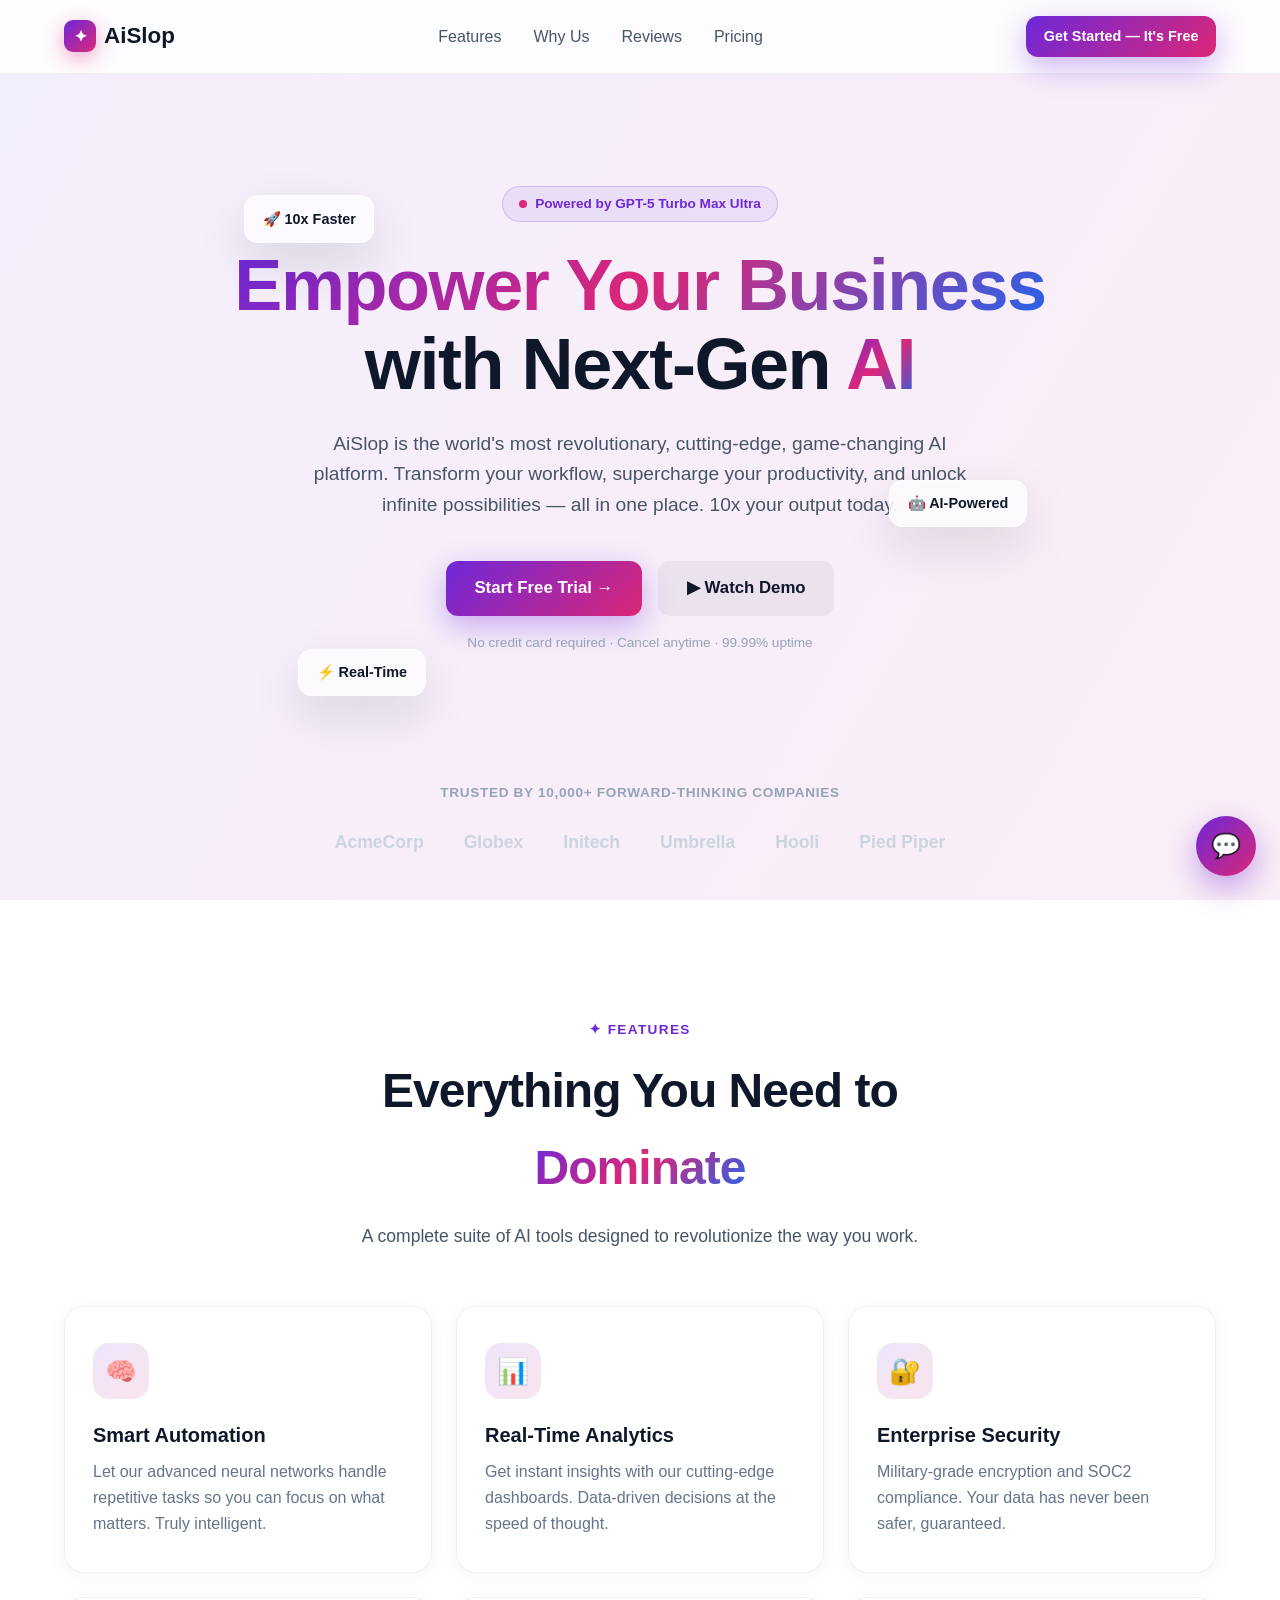
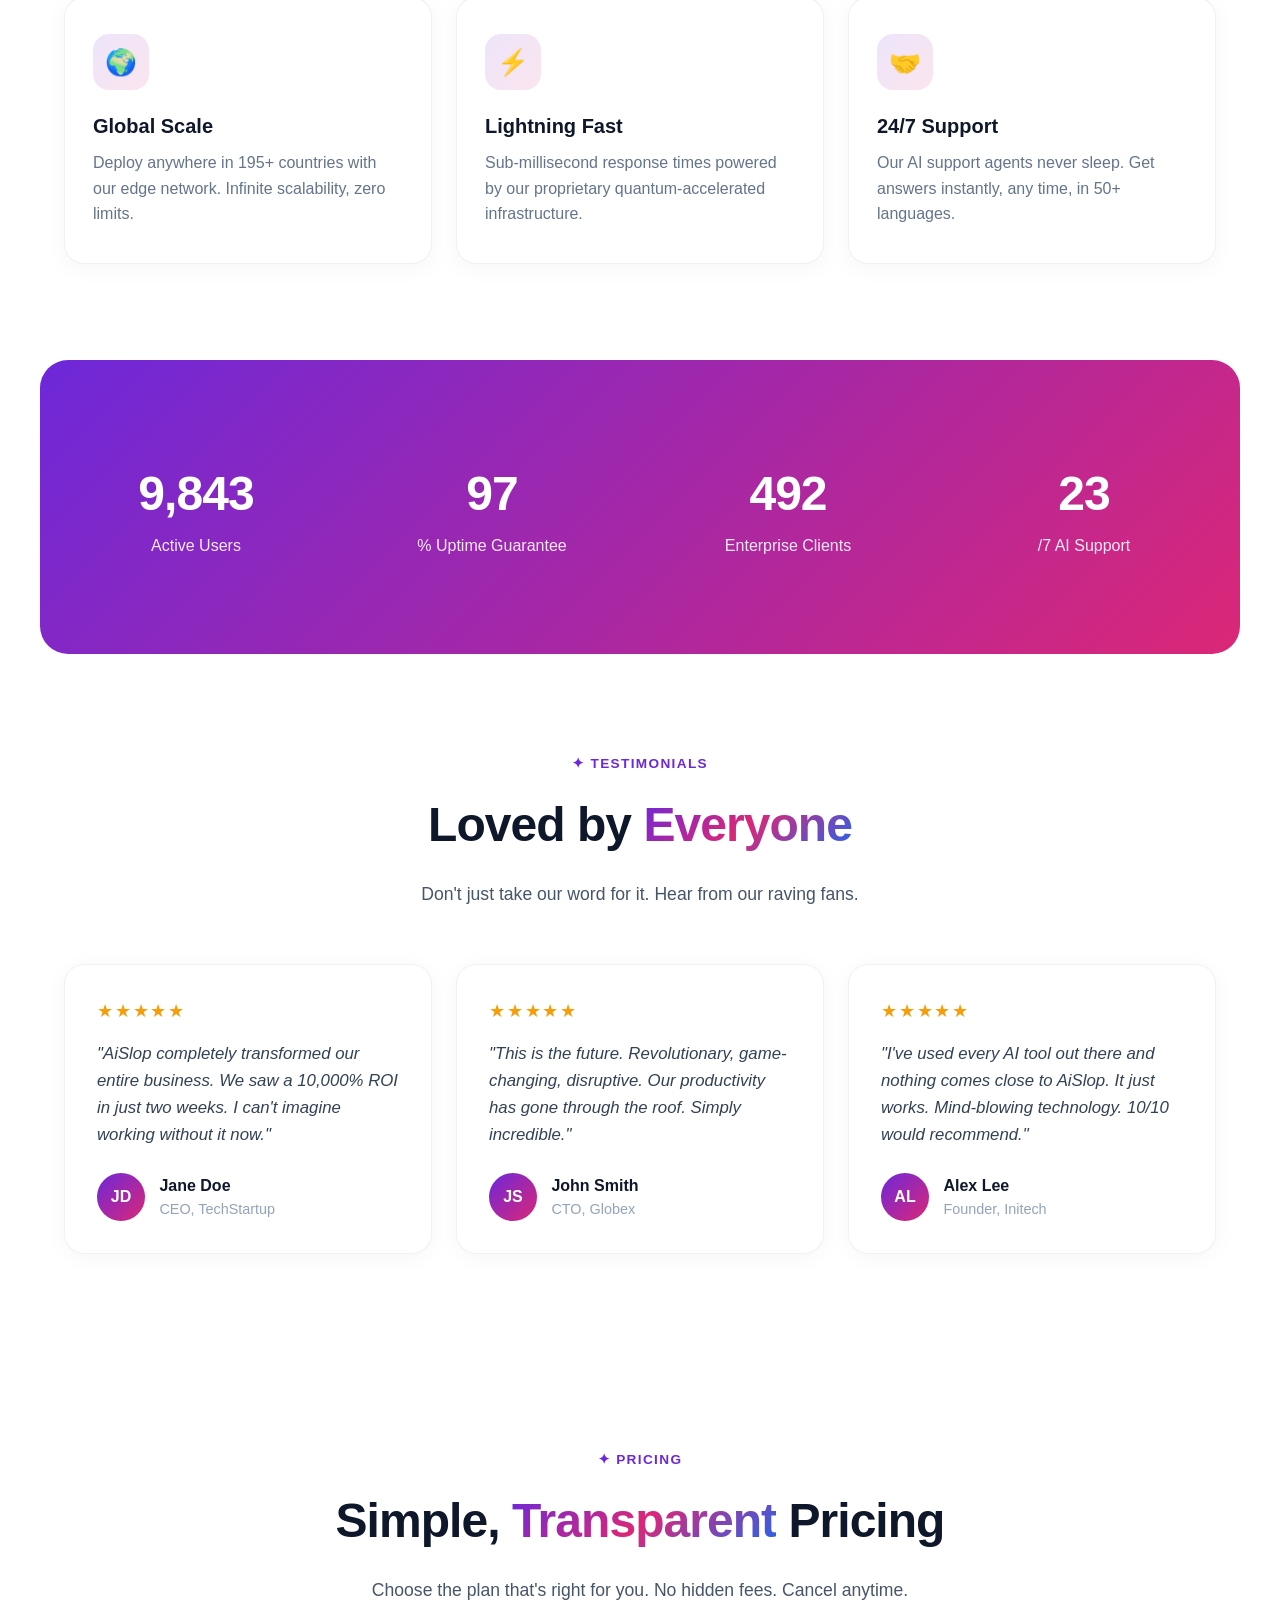
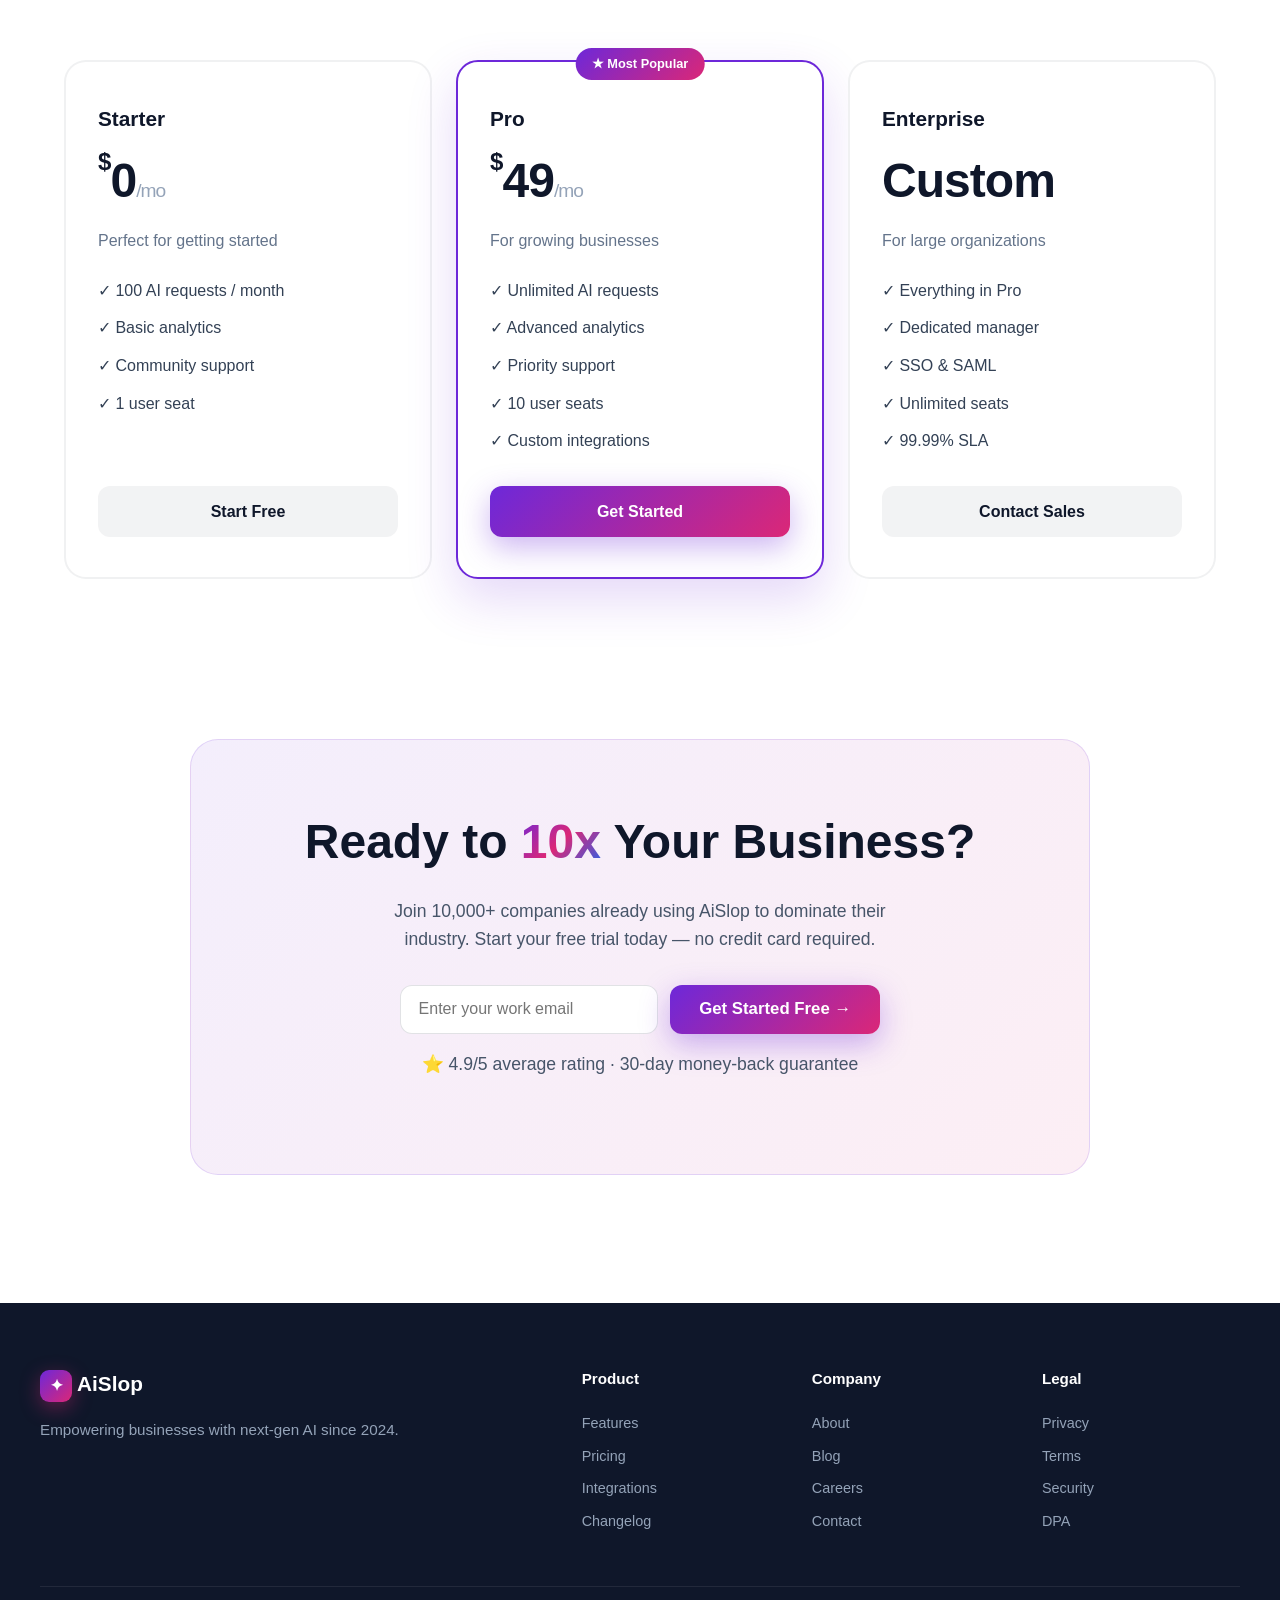
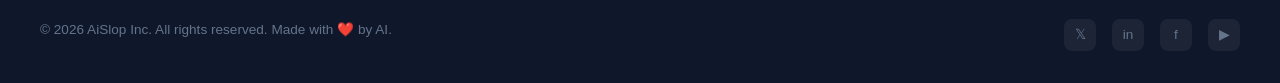
<file: aislop/index.html>
<!DOCTYPE html>
<html lang="en">
<head>
  <meta charset="UTF-8" />
  <meta name="viewport" content="width=device-width, initial-scale=1.0" />
  <title>AiSlop — Empower Your Business with Next-Gen AI</title>
  <meta name="description" content="AiSlop is the world's most revolutionary AI platform. Transform your workflow with cutting-edge, next-generation, game-changing artificial intelligence." />
  <link rel="preconnect" href="https://fonts.googleapis.com" />
  <link rel="stylesheet" href="style.css" />
</head>
<body>
  <!-- Animated gradient background -->
  <div class="bg-gradient"></div>

  <!-- Navbar -->
  <nav class="navbar" id="navbar">
    <div class="nav-inner">
      <a href="#" class="logo">
        <span class="logo-mark">✦</span>
        <span class="logo-text">AiSlop</span>
      </a>
      <ul class="nav-links">
        <li><a href="#features">Features</a></li>
        <li><a href="#stats">Why Us</a></li>
        <li><a href="#testimonials">Reviews</a></li>
        <li><a href="#pricing">Pricing</a></li>
      </ul>
      <a href="#cta" class="btn btn-primary btn-sm">Get Started — It's Free</a>
    </div>
  </nav>

  <!-- Hero -->
  <header class="hero" id="hero">
    <div class="hero-inner">
      <div class="badge-glow">
        <span class="pulse-dot"></span> Powered by GPT-5 Turbo Max Ultra
      </div>
      <h1 class="hero-title">
        <span class="gradient-text">Empower Your Business</span><br />
        with Next-Gen <span class="gradient-text">AI</span>
      </h1>
      <p class="hero-subtitle">
        AiSlop is the world's most revolutionary, cutting-edge, game-changing
        AI platform. Transform your workflow, supercharge your productivity,
        and unlock infinite possibilities — all in one place. 10x your output today.
      </p>
      <div class="hero-cta">
        <a href="#cta" class="btn btn-primary btn-lg">Start Free Trial →</a>
        <a href="#features" class="btn btn-ghost btn-lg">▶ Watch Demo</a>
      </div>
      <p class="hero-fineprint">No credit card required · Cancel anytime · 99.99% uptime</p>
    </div>

    <!-- Floating glass cards (decorative) -->
    <div class="float-card float-card-1">🚀 10x Faster</div>
    <div class="float-card float-card-2">🤖 AI-Powered</div>
    <div class="float-card float-card-3">⚡ Real-Time</div>
  </header>

  <!-- Trusted by (logos as text) -->
  <section class="trusted">
    <p class="trusted-label">Trusted by 10,000+ forward-thinking companies</p>
    <div class="trusted-logos">
      <span>AcmeCorp</span><span>Globex</span><span>Initech</span>
      <span>Umbrella</span><span>Hooli</span><span>Pied Piper</span>
    </div>
  </section>

  <!-- Features -->
  <section class="section" id="features">
    <div class="section-head">
      <span class="eyebrow">✦ Features</span>
      <h2>Everything You Need to <span class="gradient-text">Dominate</span></h2>
      <p class="section-sub">A complete suite of AI tools designed to revolutionize the way you work.</p>
    </div>

    <div class="feature-grid">
      <div class="feature-card">
        <div class="feature-icon">🧠</div>
        <h3>Smart Automation</h3>
        <p>Let our advanced neural networks handle repetitive tasks so you can focus on what matters. Truly intelligent.</p>
      </div>
      <div class="feature-card">
        <div class="feature-icon">📊</div>
        <h3>Real-Time Analytics</h3>
        <p>Get instant insights with our cutting-edge dashboards. Data-driven decisions at the speed of thought.</p>
      </div>
      <div class="feature-card">
        <div class="feature-icon">🔐</div>
        <h3>Enterprise Security</h3>
        <p>Military-grade encryption and SOC2 compliance. Your data has never been safer, guaranteed.</p>
      </div>
      <div class="feature-card">
        <div class="feature-icon">🌍</div>
        <h3>Global Scale</h3>
        <p>Deploy anywhere in 195+ countries with our edge network. Infinite scalability, zero limits.</p>
      </div>
      <div class="feature-card">
        <div class="feature-icon">⚡</div>
        <h3>Lightning Fast</h3>
        <p>Sub-millisecond response times powered by our proprietary quantum-accelerated infrastructure.</p>
      </div>
      <div class="feature-card">
        <div class="feature-icon">🤝</div>
        <h3>24/7 Support</h3>
        <p>Our AI support agents never sleep. Get answers instantly, any time, in 50+ languages.</p>
      </div>
    </div>
  </section>

  <!-- Stats -->
  <section class="section section-stats" id="stats">
    <div class="stats-grid">
      <div class="stat">
        <div class="stat-num" data-target="10000">0</div>
        <div class="stat-label">Active Users</div>
      </div>
      <div class="stat">
        <div class="stat-num" data-target="99">0</div>
        <div class="stat-label">% Uptime Guarantee</div>
      </div>
      <div class="stat">
        <div class="stat-num" data-target="500">0</div>
        <div class="stat-label">Enterprise Clients</div>
      </div>
      <div class="stat">
        <div class="stat-num" data-target="24">0</div>
        <div class="stat-label">/7 AI Support</div>
      </div>
    </div>
  </section>

  <!-- Testimonials -->
  <section class="section" id="testimonials">
    <div class="section-head">
      <span class="eyebrow">✦ Testimonials</span>
      <h2>Loved by <span class="gradient-text">Everyone</span></h2>
      <p class="section-sub">Don't just take our word for it. Hear from our raving fans.</p>
    </div>

    <div class="testimonial-grid">
      <figure class="testimonial">
        <div class="stars">★★★★★</div>
        <blockquote>"AiSlop completely transformed our entire business. We saw a 10,000% ROI in just two weeks. I can't imagine working without it now."</blockquote>
        <figcaption>
          <div class="avatar">JD</div>
          <div>
            <div class="person-name">Jane Doe</div>
            <div class="person-role">CEO, TechStartup</div>
          </div>
        </figcaption>
      </figure>
      <figure class="testimonial">
        <div class="stars">★★★★★</div>
        <blockquote>"This is the future. Revolutionary, game-changing, disruptive. Our productivity has gone through the roof. Simply incredible."</blockquote>
        <figcaption>
          <div class="avatar">JS</div>
          <div>
            <div class="person-name">John Smith</div>
            <div class="person-role">CTO, Globex</div>
          </div>
        </figcaption>
      </figure>
      <figure class="testimonial">
        <div class="stars">★★★★★</div>
        <blockquote>"I've used every AI tool out there and nothing comes close to AiSlop. It just works. Mind-blowing technology. 10/10 would recommend."</blockquote>
        <figcaption>
          <div class="avatar">AL</div>
          <div>
            <div class="person-name">Alex Lee</div>
            <div class="person-role">Founder, Initech</div>
          </div>
        </figcaption>
      </figure>
    </div>
  </section>

  <!-- Pricing -->
  <section class="section" id="pricing">
    <div class="section-head">
      <span class="eyebrow">✦ Pricing</span>
      <h2>Simple, <span class="gradient-text">Transparent</span> Pricing</h2>
      <p class="section-sub">Choose the plan that's right for you. No hidden fees. Cancel anytime.</p>
    </div>

    <div class="pricing-grid">
      <div class="pricing-card">
        <h3 class="plan-name">Starter</h3>
        <div class="plan-price"><span class="currency">$</span>0<span class="period">/mo</span></div>
        <p class="plan-desc">Perfect for getting started</p>
        <ul class="plan-features">
          <li>✓ 100 AI requests / month</li>
          <li>✓ Basic analytics</li>
          <li>✓ Community support</li>
          <li>✓ 1 user seat</li>
        </ul>
        <a href="#cta" class="btn btn-ghost btn-block">Start Free</a>
      </div>

      <div class="pricing-card pricing-card-popular">
        <div class="popular-badge">★ Most Popular</div>
        <h3 class="plan-name">Pro</h3>
        <div class="plan-price"><span class="currency">$</span>49<span class="period">/mo</span></div>
        <p class="plan-desc">For growing businesses</p>
        <ul class="plan-features">
          <li>✓ Unlimited AI requests</li>
          <li>✓ Advanced analytics</li>
          <li>✓ Priority support</li>
          <li>✓ 10 user seats</li>
          <li>✓ Custom integrations</li>
        </ul>
        <a href="#cta" class="btn btn-primary btn-block">Get Started</a>
      </div>

      <div class="pricing-card">
        <h3 class="plan-name">Enterprise</h3>
        <div class="plan-price">Custom</div>
        <p class="plan-desc">For large organizations</p>
        <ul class="plan-features">
          <li>✓ Everything in Pro</li>
          <li>✓ Dedicated manager</li>
          <li>✓ SSO &amp; SAML</li>
          <li>✓ Unlimited seats</li>
          <li>✓ 99.99% SLA</li>
        </ul>
        <a href="#cta" class="btn btn-ghost btn-block">Contact Sales</a>
      </div>
    </div>
  </section>

  <!-- CTA -->
  <section class="section section-cta" id="cta">
    <div class="cta-box">
      <h2>Ready to <span class="gradient-text">10x</span> Your Business?</h2>
      <p>Join 10,000+ companies already using AiSlop to dominate their industry. Start your free trial today — no credit card required.</p>
      <form class="cta-form" id="cta-form">
        <input type="email" id="cta-email" placeholder="Enter your work email" required />
        <button type="submit" class="btn btn-primary btn-lg">Get Started Free →</button>
      </form>
      <p class="cta-fineprint">⭐ 4.9/5 average rating · 30-day money-back guarantee</p>
    </div>
  </section>

  <!-- Footer -->
  <footer class="footer">
    <div class="footer-inner">
      <div class="footer-brand">
        <span class="logo-mark">✦</span> AiSlop
        <p>Empowering businesses with next-gen AI since 2024.</p>
      </div>
      <div class="footer-cols">
        <div>
          <h4>Product</h4>
          <a href="#">Features</a><a href="#">Pricing</a><a href="#">Integrations</a><a href="#">Changelog</a>
        </div>
        <div>
          <h4>Company</h4>
          <a href="#">About</a><a href="#">Blog</a><a href="#">Careers</a><a href="#">Contact</a>
        </div>
        <div>
          <h4>Legal</h4>
          <a href="#">Privacy</a><a href="#">Terms</a><a href="#">Security</a><a href="#">DPA</a>
        </div>
      </div>
    </div>
    <div class="footer-bottom">
      <p>© 2026 AiSlop Inc. All rights reserved. Made with ❤️ by AI.</p>
      <div class="socials">
        <a href="#">𝕏</a><a href="#">in</a><a href="#">f</a><a href="#">▶</a>
      </div>
    </div>
  </footer>

  <!-- Floating chat widget (AI slop staple) -->
  <div class="chat-widget" id="chat-widget" role="button" aria-label="Open chat">
    <span class="chat-icon">💬</span>
  </div>

  <script src="script.js"></script>
</body>
</html>
</file>
<file: aislop/style.css>
/* ===== AiSlop — Maximalist AI template landing page ===== */
/* Reset */
*, *::before, *::after { box-sizing: border-box; margin: 0; padding: 0; }
html { scroll-behavior: smooth; }
body {
  font-family: 'Inter', -apple-system, BlinkMacSystemFont, 'Segoe UI', Roboto, Helvetica, Arial, sans-serif;
  color: #0f172a;
  background: #ffffff;
  overflow-x: hidden;
  line-height: 1.6;
}
a { text-decoration: none; color: inherit; }
ul { list-style: none; }
img { max-width: 100%; }

/* ===== Animated gradient background ===== */
.bg-gradient {
  position: fixed; inset: 0; z-index: -2;
  background: linear-gradient(120deg, #6d28d9, #db2777, #2563eb, #06b6d4);
  background-size: 400% 400%;
  animation: gradientShift 18s ease infinite;
  opacity: 0.08;
}
@keyframes gradientShift {
  0% { background-position: 0% 50%; }
  50% { background-position: 100% 50%; }
  100% { background-position: 0% 50%; }
}

/* ===== Navbar ===== */
.navbar {
  position: sticky; top: 0; z-index: 100;
  background: rgba(255,255,255,0.8);
  backdrop-filter: blur(12px);
  border-bottom: 1px solid rgba(15,23,42,0.06);
  transition: box-shadow .3s ease;
}
.navbar.scrolled { box-shadow: 0 8px 30px rgba(15,23,42,0.08); }
.nav-inner {
  max-width: 1200px; margin: 0 auto;
  display: flex; align-items: center; justify-content: space-between;
  padding: 1rem 1.5rem;
}
.logo { display: flex; align-items: center; gap: .5rem; font-weight: 800; font-size: 1.4rem; }
.logo-mark {
  display: inline-grid; place-items: center;
  width: 32px; height: 32px; border-radius: 9px;
  background: linear-gradient(135deg, #6d28d9, #db2777);
  color: #fff; font-size: 1rem;
  box-shadow: 0 6px 20px rgba(219,39,119,0.4);
}
.nav-links { display: flex; gap: 2rem; }
.nav-links a { font-weight: 500; color: #475569; transition: color .2s; }
.nav-links a:hover { color: #6d28d9; }
@media (max-width: 768px) { .nav-links { display: none; } }

/* ===== Buttons ===== */
.btn {
  display: inline-flex; align-items: center; justify-content: center; gap: .5rem;
  font-weight: 600; border: none; cursor: pointer;
  border-radius: 12px; transition: all .2s ease;
  font-family: inherit;
}
.btn-sm { padding: .55rem 1.1rem; font-size: .9rem; }
.btn-lg { padding: .9rem 1.8rem; font-size: 1.05rem; }
.btn-block { width: 100%; padding: .8rem 1rem; }
.btn-primary {
  background: linear-gradient(135deg, #6d28d9, #db2777);
  color: #fff;
  box-shadow: 0 10px 30px rgba(109,40,217,0.35);
}
.btn-primary:hover { transform: translateY(-2px); box-shadow: 0 16px 40px rgba(219,39,119,0.45); }
.btn-ghost {
  background: rgba(15,23,42,0.05); color: #0f172a;
}
.btn-ghost:hover { background: rgba(15,23,42,0.1); }

/* ===== Hero ===== */
.hero {
  position: relative;
  text-align: center;
  padding: 7rem 1.5rem 6rem;
  max-width: 900px; margin: 0 auto;
}
.badge-glow {
  display: inline-flex; align-items: center; gap: .5rem;
  padding: .4rem 1rem; border-radius: 999px;
  background: rgba(109,40,217,0.08);
  border: 1px solid rgba(109,40,217,0.2);
  color: #6d28d9; font-weight: 600; font-size: .85rem;
  margin-bottom: 1.5rem;
}
.pulse-dot {
  width: 8px; height: 8px; border-radius: 50%;
  background: #db2777; box-shadow: 0 0 0 0 rgba(219,39,119,0.6);
  animation: pulse 2s infinite;
}
@keyframes pulse {
  0% { box-shadow: 0 0 0 0 rgba(219,39,119,0.6); }
  70% { box-shadow: 0 0 0 12px rgba(219,39,119,0); }
  100% { box-shadow: 0 0 0 0 rgba(219,39,119,0); }
}
.hero-title {
  font-size: clamp(2.5rem, 6vw, 4.5rem);
  font-weight: 800; line-height: 1.1; letter-spacing: -0.02em;
  margin-bottom: 1.5rem;
}
.gradient-text {
  background: linear-gradient(135deg, #6d28d9, #db2777, #2563eb);
  -webkit-background-clip: text; background-clip: text;
  -webkit-text-fill-color: transparent;
}
.hero-subtitle {
  font-size: 1.2rem; color: #475569; max-width: 680px; margin: 0 auto 2.5rem;
}
.hero-cta { display: flex; gap: 1rem; justify-content: center; flex-wrap: wrap; }
.hero-fineprint { margin-top: 1rem; font-size: .85rem; color: #94a3b8; }

/* Floating glass cards */
.float-card {
  position: absolute; padding: .7rem 1.1rem; border-radius: 14px;
  background: rgba(255,255,255,0.7); backdrop-filter: blur(10px);
  border: 1px solid rgba(255,255,255,0.6);
  box-shadow: 0 20px 50px rgba(15,23,42,0.12);
  font-weight: 600; font-size: .9rem;
  animation: float 6s ease-in-out infinite;
}
.float-card-1 { top: 18%; left: 6%; animation-delay: 0s; }
.float-card-2 { top: 60%; right: 7%; animation-delay: 1.5s; }
.float-card-3 { bottom: 8%; left: 12%; animation-delay: 3s; }
@keyframes float {
  0%, 100% { transform: translateY(0); }
  50% { transform: translateY(-16px); }
}
@media (max-width: 768px) { .float-card { display: none; } }

/* ===== Trusted by ===== */
.trusted { text-align: center; padding: 2rem 1.5rem 4rem; }
.trusted-label { color: #94a3b8; font-size: .85rem; font-weight: 600; margin-bottom: 1.5rem; letter-spacing: .05em; text-transform: uppercase; }
.trusted-logos {
  display: flex; flex-wrap: wrap; justify-content: center; gap: 2.5rem;
  color: #cbd5e1; font-weight: 700; font-size: 1.1rem;
}

/* ===== Sections ===== */
.section { padding: 6rem 1.5rem; max-width: 1200px; margin: 0 auto; }
.section-head { text-align: center; max-width: 720px; margin: 0 auto 3.5rem; }
.eyebrow {
  display: inline-block; color: #6d28d9; font-weight: 700; font-size: .85rem;
  letter-spacing: .1em; text-transform: uppercase; margin-bottom: .75rem;
}
.section-head h2 {
  font-size: clamp(2rem, 4vw, 3rem); font-weight: 800;
  letter-spacing: -0.02em; margin-bottom: 1rem;
}
.section-sub { color: #475569; font-size: 1.1rem; }

/* ===== Feature grid ===== */
.feature-grid {
  display: grid;
  grid-template-columns: repeat(auto-fit, minmax(300px, 1fr));
  gap: 1.5rem;
}
.feature-card {
  padding: 2.25rem 1.75rem; border-radius: 20px;
  background: #fff;
  border: 1px solid rgba(15,23,42,0.06);
  box-shadow: 0 4px 24px rgba(15,23,42,0.04);
  transition: all .3s ease;
}
.feature-card:hover {
  transform: translateY(-6px);
  box-shadow: 0 24px 50px rgba(109,40,217,0.12);
  border-color: rgba(109,40,217,0.2);
}
.feature-icon {
  width: 56px; height: 56px; border-radius: 16px;
  display: grid; place-items: center; font-size: 1.6rem;
  background: linear-gradient(135deg, rgba(109,40,217,0.12), rgba(219,39,119,0.12));
  margin-bottom: 1.25rem;
}
.feature-card h3 { font-size: 1.25rem; margin-bottom: .5rem; }
.feature-card p { color: #64748b; }

/* ===== Stats ===== */
.section-stats { background: linear-gradient(135deg, #6d28d9, #db2777); border-radius: 28px; color: #fff; }
.stats-grid {
  display: grid; grid-template-columns: repeat(auto-fit, minmax(180px, 1fr));
  gap: 2rem; text-align: center;
}
.stat-num { font-size: 3rem; font-weight: 800; letter-spacing: -0.02em; }
.stat-label { opacity: .9; font-weight: 500; }

/* ===== Testimonials ===== */
.testimonial-grid {
  display: grid;
  grid-template-columns: repeat(auto-fit, minmax(280px, 1fr));
  gap: 1.5rem;
}
.testimonial {
  padding: 2rem; border-radius: 20px;
  background: #fff; border: 1px solid rgba(15,23,42,0.06);
  box-shadow: 0 4px 24px rgba(15,23,42,0.04);
}
.stars { color: #f59e0b; margin-bottom: 1rem; font-size: 1.1rem; letter-spacing: .1em; }
.testimonial blockquote { color: #334155; font-size: 1.05rem; margin-bottom: 1.5rem; font-style: italic; }
.testimonial figcaption { display: flex; align-items: center; gap: .9rem; }
.avatar {
  width: 48px; height: 48px; border-radius: 50%;
  background: linear-gradient(135deg, #6d28d9, #db2777);
  color: #fff; font-weight: 700; display: grid; place-items: center;
}
.person-name { font-weight: 700; }
.person-role { color: #94a3b8; font-size: .9rem; }

/* ===== Pricing ===== */
.pricing-grid {
  display: grid;
  grid-template-columns: repeat(auto-fit, minmax(280px, 1fr));
  gap: 1.5rem; align-items: stretch;
}
.pricing-card {
  position: relative;
  padding: 2.5rem 2rem; border-radius: 22px;
  background: #fff; border: 2px solid rgba(15,23,42,0.06);
  display: flex; flex-direction: column;
  transition: all .3s ease;
}
.pricing-card:hover { transform: translateY(-4px); box-shadow: 0 24px 50px rgba(15,23,42,0.08); }
.pricing-card-popular {
  border-color: #6d28d9;
  box-shadow: 0 20px 50px rgba(109,40,217,0.18);
  transform: scale(1.03);
}
.popular-badge {
  position: absolute; top: -14px; left: 50%; transform: translateX(-50%);
  background: linear-gradient(135deg, #6d28d9, #db2777); color: #fff;
  padding: .35rem 1rem; border-radius: 999px; font-size: .8rem; font-weight: 700;
  white-space: nowrap;
}
.plan-name { font-size: 1.3rem; margin-bottom: .5rem; }
.plan-price { font-size: 3rem; font-weight: 800; letter-spacing: -0.02em; margin-bottom: .5rem; }
.plan-price .currency { font-size: 1.5rem; vertical-align: top; }
.plan-price .period { font-size: 1.2rem; color: #94a3b8; font-weight: 500; }
.plan-desc { color: #64748b; margin-bottom: 1.5rem; }
.plan-features { display: flex; flex-direction: column; gap: .75rem; margin-bottom: 2rem; flex: 1; }
.plan-features li { color: #334155; }

/* ===== CTA ===== */
.section-cta { padding: 4rem 1.5rem; }
.cta-box {
  max-width: 900px; margin: 0 auto; text-align: center;
  padding: 4rem 2rem; border-radius: 28px;
  background: linear-gradient(135deg, rgba(109,40,217,0.08), rgba(219,39,119,0.08));
  border: 1px solid rgba(109,40,217,0.15);
}
.cta-box h2 { font-size: clamp(2rem, 4vw, 3rem); font-weight: 800; margin-bottom: 1rem; }
.cta-box p { color: #475569; max-width: 560px; margin: 0 auto 2rem; font-size: 1.1rem; }
.cta-form { display: flex; gap: .75rem; max-width: 480px; margin: 0 auto 1rem; flex-wrap: wrap; justify-content: center; }
.cta-form input {
  flex: 1; min-width: 220px;
  padding: .9rem 1.1rem; border-radius: 12px;
  border: 1px solid rgba(15,23,42,0.12); font-size: 1rem; font-family: inherit;
  outline: none; transition: border-color .2s, box-shadow .2s;
}
.cta-form input:focus { border-color: #6d28d9; box-shadow: 0 0 0 4px rgba(109,40,217,0.12); }
.cta-fineprint { color: #94a3b8; font-size: .85rem; margin-top: .5rem; }

/* ===== Footer ===== */
.footer { background: #0f172a; color: #cbd5e1; padding: 4rem 1.5rem 2rem; margin-top: 4rem; }
.footer-inner {
  max-width: 1200px; margin: 0 auto;
  display: grid; grid-template-columns: 1.5fr 2fr; gap: 3rem;
}
@media (max-width: 768px) { .footer-inner { grid-template-columns: 1fr; } }
.footer-brand { font-size: 1.3rem; font-weight: 800; color: #fff; }
.footer-brand p { font-size: .95rem; font-weight: 400; color: #94a3b8; margin-top: 1rem; }
.footer-cols { display: grid; grid-template-columns: repeat(3, 1fr); gap: 2rem; }
.footer-cols h4 { color: #fff; font-size: .95rem; margin-bottom: 1rem; }
.footer-cols a { display: block; color: #94a3b8; padding: .3rem 0; font-size: .9rem; transition: color .2s; }
.footer-cols a:hover { color: #fff; }
.footer-bottom {
  max-width: 1200px; margin: 3rem auto 0; padding-top: 2rem;
  border-top: 1px solid rgba(255,255,255,0.08);
  display: flex; justify-content: space-between; flex-wrap: wrap; gap: 1rem;
  font-size: .85rem; color: #64748b;
}
.socials { display: flex; gap: 1rem; }
.socials a { width: 32px; height: 32px; border-radius: 8px; background: rgba(255,255,255,0.06); display: grid; place-items: center; font-size: .85rem; }
.socials a:hover { background: rgba(255,255,255,0.12); }

/* ===== Chat widget ===== */
.chat-widget {
  position: fixed; bottom: 24px; right: 24px; z-index: 90;
  width: 60px; height: 60px; border-radius: 50%;
  background: linear-gradient(135deg, #6d28d9, #db2777);
  display: grid; place-items: center; cursor: pointer;
  box-shadow: 0 12px 30px rgba(109,40,217,0.4);
  animation: bounce 2.5s ease-in-out infinite;
  transition: transform .2s;
}
.chat-widget:hover { transform: scale(1.08); }
.chat-icon { font-size: 1.5rem; }
@keyframes bounce {
  0%, 100% { transform: translateY(0); }
  50% { transform: translateY(-8px); }
}

/* ===== Scroll reveal ===== */
.reveal { opacity: 0; transform: translateY(30px); transition: opacity .6s ease, transform .6s ease; }
.reveal.visible { opacity: 1; transform: translateY(0); }
</file>
